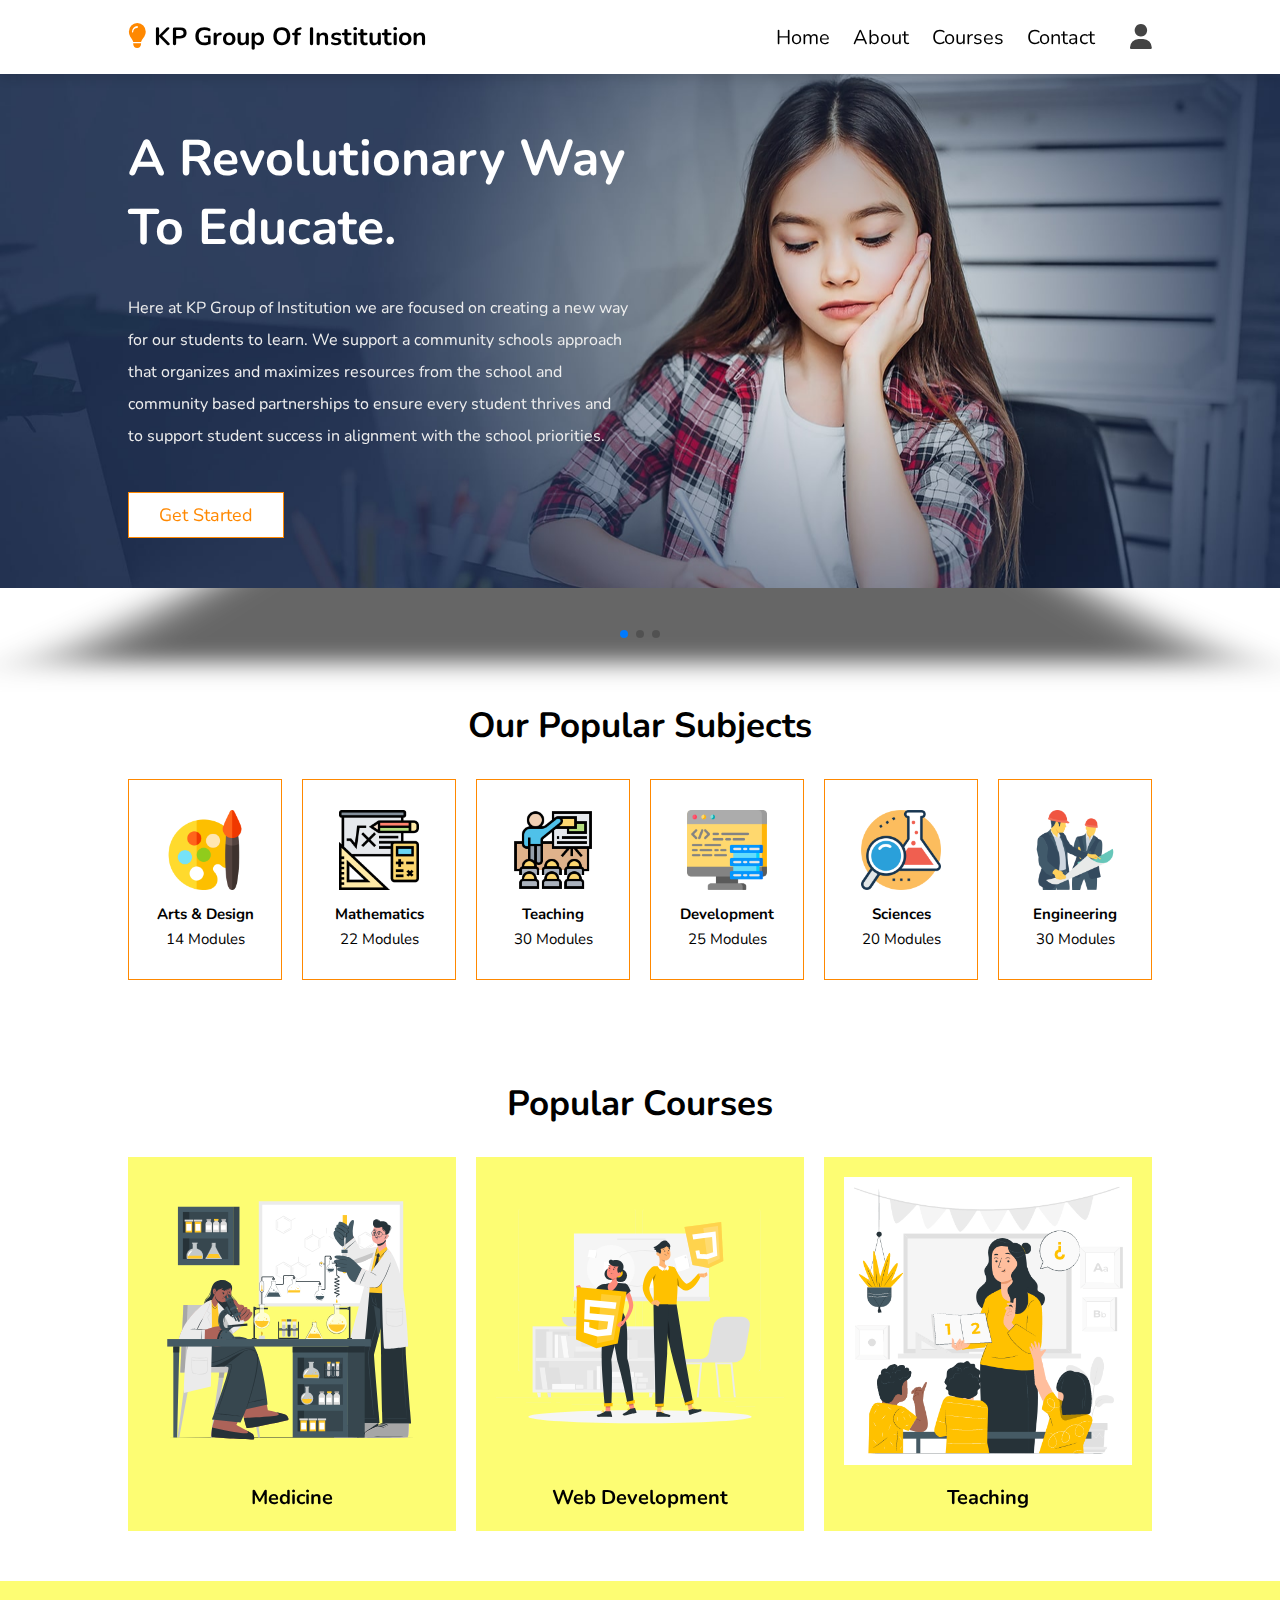
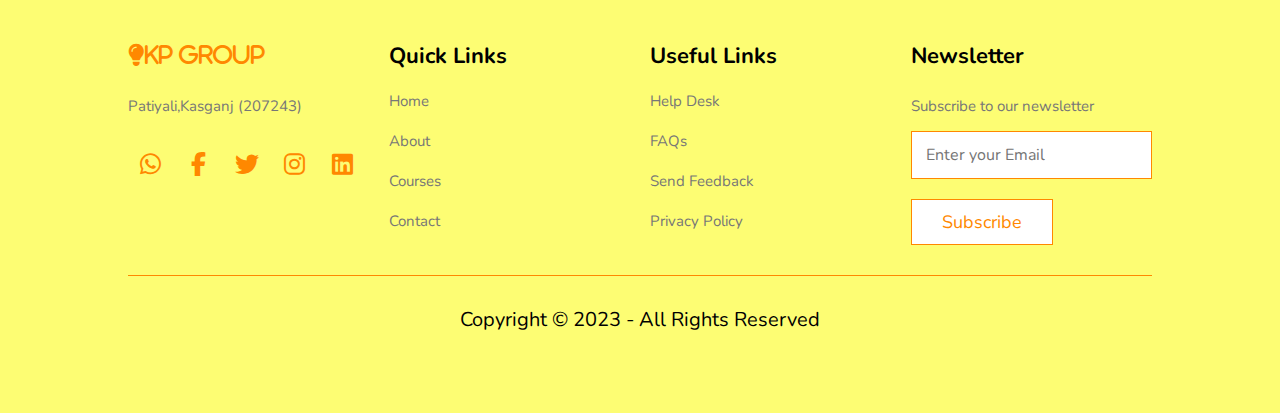
<file: index.html>
<!DOCTYPE html>
<html lang="en">
<head>
    <meta charset="UTF-8">
    <meta http-equiv="X-UA-Compatible" content="IE=edge">
    <meta name="viewport" content="width=device-width, initial-scale=1.0">
    <title>KP-Group</title>
    <link rel="icon" href="https://th.bing.com/th/id/OIP.K1541d0ruGLsGc-r3TBQ-wAAAA?rs=1&pid=ImgDetMain" type="image/png">

    <!-- css link -->
    <link rel="stylesheet" href="css/style.css">

    <!-- swiper css link -->
    <link rel="stylesheet" href="https://cdn.jsdelivr.net/npm/swiper@8/swiper-bundle.min.css"/>

    <!-- font awesome link -->
    <link rel="stylesheet" href="https://cdnjs.cloudflare.com/ajax/libs/font-awesome/6.2.1/css/all.min.css">
</head>
<body>
    <!-- begin header section-->
    <header class="header">
        <a href="#" class="logo">
            <i class="fas fa-lightbulb"></i> KP Group of Institution
        </a>

        <nav class="navbar">
            <div id="close-navbar" class="fas fa-times"></div>
            <a href="#">Home</a>
            <a href="about.html">About</a>
            <a href="courses.html">Courses</a>
            <a href="contact.html">Contact</a>
        </nav>

        <div class="icons">
            <div id="account-btn" class="fas fa-user"></div>
            <div id="menu-btn" class="fas fa-bars"></div>
        </div>
    </header>


    <!-- start account-form section -->
    <div class="account-form">

        <div id="close-form" class="fas fa-times"></div>

        <div class="buttons">
            <span class="btn active login-btn">Login</span>
            <span class="btn register-btn">Register</span>
        </div>
        <form class="login-form active" action="">
            <h3>Login now</h3>
            <input type="email" placeholder="Enter your email" class="box">
            <input type="password" placeholder="Enter your password" class="box">
            <div class="flex">
                <input type="checkbox" name="" id="remember-me">
                <label for="remember-me">Remember me</label>
                <a href="#">Forgot password</a>
            </div>
            <input type="submit" value="login now" class="btn">
        </form>

        <form class="register-form" action="">
            <h3>register now</h3>
            <input type="email" placeholder="Enter your email" class="box">
            <input type="password" placeholder="Enter your password" class="box">
            <input type="password" placeholder="Confirm your password" class="box">
            <input type="submit" value="Register now" class="btn">
        </form>
    </div> 
    <!-- end sccount-form section -->
    <!-- end header section-->

    <!-- start of home section -->
    <section class="home">
        <div class="swiper mySwiper">
            <div class="swiper-wrapper">

                <section class="swiper-slide" style="background: url(images/home-slide-1.jpg) no-repeat;">
                    <div class="content">
                        <h3>A revolutionary way to educate.</h3>
                        <p>
                            Here at KP Group of Institution we are focused on creating a new way for our students to learn. 
                            We support a community schools approach that organizes and maximizes resources 
                            from the school and community based partnerships to ensure every student thrives and to 
                            support student success in alignment with the school priorities. 
                        </p>
                        <a href="#" class="btn">Get started</a>
                    </div>            
                </section>

                <section class="swiper-slide" style="background: url(images/home-slide-2.jpg) no-repeat;">
                    <div class="content">
                        <h3>A Family Of Learning.</h3>
                        <p>The administration and staff are committed to providing a challenging and supportive learning 
                            environment where all students can succeed and reach their full potential. Every member 
                            participates in cycles of continuous learning and improvement that includes establishing 
                            high expectations, goal setting, planning, action and reflection.
                            We offer staff professional development training to build teachers capacity to 
                            improve instructional practices.
                        </p>
                        <a href="#" class="btn">Get started</a>
                    </div>            
                </section>

                <section class="swiper-slide" style="background: url(images/home-slide-3.jpg) no-repeat;">
                    <div class="content">
                        <h3>A Partnership In Discovery</h3>
                        <p>Through discovery, exploration, innovation, and creative expression through Arts integration 
                            and after school enrichment opportunities, students receive rich, extended learning opportunities 
                            while building a positive school culture where every member feels valued and respected.
                        </p>
                        <a href="#" class="btn">Get started</a>
                    </div>            
                </section>

            </div>

            <div class="swiper-pagination"></div>

        </div>
    </section>

    <!-- end of home section -->

    <!-- start of subject section -->

    <section class="subjects">
        <h1 class="heading">Our Popular Subjects</h1>

        <div class="box-container">

            <div class="box">
                <img src="images/subject-icon-1.png" alt="">
                <h3>Arts & Design</h3>
                <p>14 Modules</p>
            </div>

            <div class="box">
                <img src="images/subject-icon-2.png" alt="">
                <h3>Mathematics</h3>
                <p>22 Modules</p>
            </div>

            <div class="box">
                <img src="images/subject-icon-3.png" alt="">
                <h3>Teaching</h3>
                <p>30 Modules</p>
            </div>

            <div class="box">
                <img src="images/subject-icon-4.png" alt="">
                <h3>Development</h3>
                <p>25 Modules</p>
            </div>

            <div class="box">
                <img src="images/subject-icon-5.png" alt="">
                <h3>Sciences</h3>
                <p>20 Modules</p>
            </div>

            <div class="box">
                <img src="images/subject-icon-6.png" alt="">
                <h3>Engineering</h3>
                <p>30 Modules</p>
            </div>

        </div>

    </section>

    <!-- end of subect section -->

    <!-- start of home courese slider section -->
    
    <section class="home-courses">

        <h1 class="heading">Popular Courses</h1>

        <div class="swiper home-course-slider">

            <div class="swiper-wrapper">

                <div class="swiper-slide slide">

                    <div class="image">
                        <img src="images/course-1-1.svg" alt="">
                        <h3>Medicine</h3>
                    </div>

                    <div class="content">
                        <h3>Medicine</h3>
                        <p>Wherever the art of medicine is loved, there is also a love for humanity. </p>
                        <a href="#" class="btn">Read More</a>
                    </div>
                    
                </div>

                <div class="swiper-slide slide">

                    <div class="image">
                        <img src="images/course-1-2.svg" alt="">
                        <h3>Web Development</h3>
                    </div>

                    <div class="content">
                        <h3>Web Development</h3>
                        <p>Learn and get accustomed to technology as it advances. </p>
                        <a href="#" class="btn">Read More</a>
                    </div>
                    
                </div>

                <div class="swiper-slide slide">

                    <div class="image">
                        <img src="images/Teaching.gif" alt="">
                        <h3>Teaching</h3>
                    </div>

                    <div class="content">
                        <h3>Teaching</h3>
                        <p>An educated mind can teach many and change lives. </p>
                        <a href="#" class="btn">Read More</a>
                    </div>
                    
                </div>

                <div class="swiper-slide slide">

                    <div class="image">
                        <img src="images/course-1-4.svg" alt="">
                        <h3>Culinary Arts</h3>
                    </div>

                    <div class="content">
                        <h3>Culinary Arts</h3>
                        <p>With top of the state facilities we will be sure to procude the best chefs . </p>
                        <a href="#" class="btn">Read More</a>
                    </div>
                    
                </div>

                <div class="swiper-slide slide">

                    <div class="image">
                        <img src="images/course-1-5.svg" alt="">
                        <h3>Business</h3>
                    </div>

                    <div class="content">
                        <h3>Business</h3>
                        <p>Business opportunities are like buses, there's always another one coming. </p>
                        <a href="#" class="btn">Read More</a>
                    </div>
                    
                </div>

                <div class="swiper-slide slide">

                    <div class="image">
                        <img src="images/course-1-6.svg" alt="">
                        <h3>Robatics</h3>
                    </div>

                    <div class="content">
                        <h3>Robatics</h3>
                        <p>Why play with sportsballs when you can play with robots? </p>
                        <a href="#" class="btn">Read More</a>
                    </div>
                    
                </div>

            </div>

        </div>

    </section>

    <!-- end of home courese slider section -->



    <!-- start of footer section -->
    <section class="footer">
        <div class="box-container">
            <div class="box">
                <h3><i class="fas fa-lightbulb">Kp Group</i></h3>
                <p>Patiyali,Kasganj (207243)</p>
                <div class="share">
                    <a href="#" class="fab fa-whatsapp"></a>
                    <a href="#" class="fab fa-facebook-f"></a>
                    <a href="#" class="fab fa-twitter"></a>
                    <a href="#" class="fab fa-instagram"></a>
                    <a href="https://www.linkedin.com/in/kushal-pratap-singh-709bb926a/" class="fab fa-linkedin" target="_blank"></a>
                </div>
            </div>

            <div class="box">
                <h3>Quick links</h3>
                <a href="home.html" class="link">Home</a>
                <a href="about.html" class="link">About</a>
                <a href="courses.html" class="link">Courses</a>
                <a href="contact.html" class="link">Contact</a>
            </div>

            <div class="box">
                <h3>useful links</h3>
                <a href="#" class="link">Help Desk</a>
                <a href="#" class="link">FAQs</a>
                <a href="#" class="link">Send Feedback</a>
                <a href="#" class="link">Privacy Policy</a>
            </div>

            <div class="box">
                <h3>Newsletter</h3>
                <p>Subscribe to our newsletter</p>
                <form action="">
                    <input type="email" name="" placeholder="Enter your Email" id="" class="email">
                    <input type="submit" value="subscribe" class="btn">
                </form>
            </div>
        </div>

        <div class="credit">Copyright © 2023  - All Rights Reserved</div>
    </section>
    <!-- end of footer section -->



    <!-- swiper js link -->
    <script src="https://cdn.jsdelivr.net/npm/swiper@8/swiper-bundle.min.js"></script>

   <!-- js file link --> 
   <script src="js/script.js"></script>
</body>
</html>
</file>
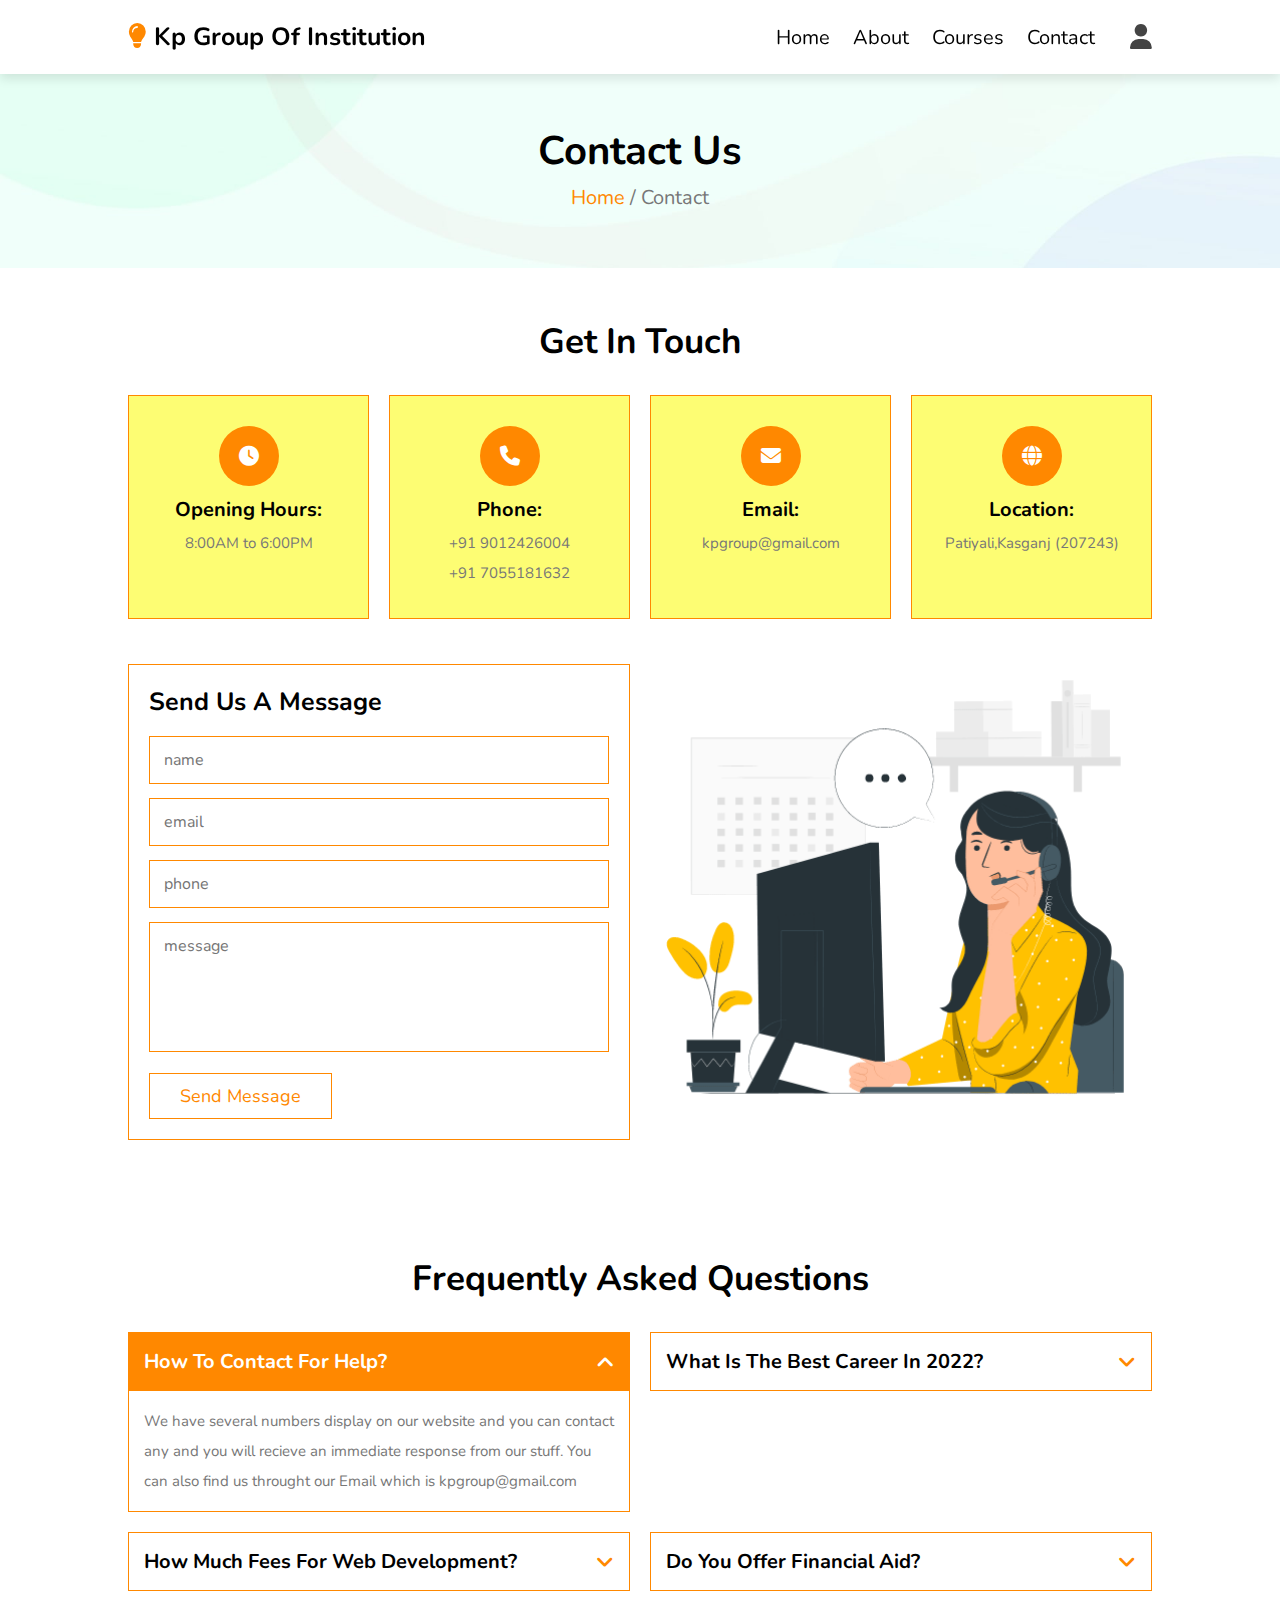
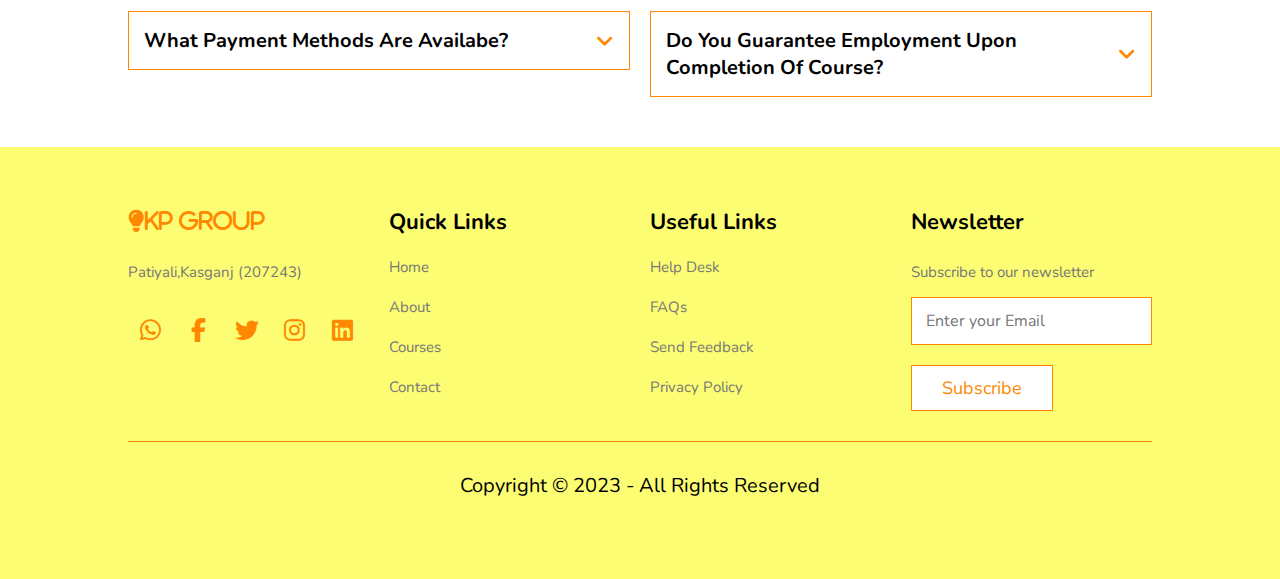
<file: contact.html>
<!DOCTYPE html>
<html lang="en">
<head>
    <meta charset="UTF-8">
    <meta http-equiv="X-UA-Compatible" content="IE=edge">
    
    <meta name="viewport" content="width=device-width, initial-scale=1.0">
    <title>KP-Group</title>
    <link rel="icon" href="https://th.bing.com/th/id/OIP.K1541d0ruGLsGc-r3TBQ-wAAAA?rs=1&pid=ImgDetMain" type="image/png">


    <!-- css link -->
    <link rel="stylesheet" href="css/style.css">

     <!-- swiper css link -->
     <link rel="stylesheet" href="https://cdn.jsdelivr.net/npm/swiper@8/swiper-bundle.min.css"/>

    <!-- font awesome link -->
    <link rel="stylesheet" href="https://cdnjs.cloudflare.com/ajax/libs/font-awesome/6.2.1/css/all.min.css">
</head>
    
<body>
    <!-- begin header section-->
    <header class="header">
        <a href="#" class="logo">
            <i class="fas fa-lightbulb"></i> Kp Group Of Institution
        </a>

        <nav class="navbar">
            <div id="close-navbar" class="fas fa-times"></div>
            <a href="index.html">Home</a>
            <a href="about.html">About</a>
            <a href="courses.html">Courses</a>
            <a href="contact.html">Contact</a>
        </nav>

        <div class="icons">
            <div id="account-btn" class="fas fa-user"></div>
            <div id="menu-btn" class="fas fa-bars"></div>
        </div>
    </header>


    <!-- start account-form section -->
    <div class="account-form">

        <div id="close-form" class="fas fa-times"></div>

        <div class="buttons">
            <span class="btn active login-btn">Login</span>
            <span class="btn register-btn">Register</span>
        </div>
        <form class="login-form active" action="">
            <h3>Login now</h3>
            <input type="email" placeholder="Enter your email" class="box">
            <input type="password" placeholder="Enter your password" class="box">
            <div class="flex">
                <input type="checkbox" name="" id="remember-me">
                <label for="remember-me">Remember me</label>
                <a href="#">Forgot password</a>
            </div>
            <input type="submit" value="login now" class="btn">
        </form>

        <form class="register-form" action="">
            <h3>register now</h3>
            <input type="email" placeholder="Enter your email" class="box">
            <input type="password" placeholder="Enter your password" class="box">
            <input type="password" placeholder="Confirm your password" class="box">
            <input type="submit" value="Register now" class="btn">
        </form>
    </div> 
    <!-- end sccount-form section -->
    <!-- end header section-->


    <section class="heading-link">

        <h3>Contact Us</h3>
        <p><a href="home.html">Home</a> / Contact</p>

    </section>

    <!-- start of contact us section -->

    <section class="contact">

        <h1 class="heading">Get in Touch</h1>

        <div class="icons-container">

            <div class="icons">
                <i class="fas fa-clock"></i>
                <h3>Opening Hours: </h3>
                <p>8:00AM to 6:00PM</p>
            </div>

            <div class="icons">
                <i class="fas fa-phone"></i>
                <h3>Phone: </h3>
                <p>+91 9012426004</p>
                <p>+91 7055181632</p>
            </div>

            <div class="icons">
                <i class="fas fa-envelope"></i>
                <h3>Email: </h3>
                <p>kpgroup@gmail.com</p>
            </div>

            <div class="icons">
                <i class="fas fa-globe"></i>
                <h3>Location: </h3>
                <p>Patiyali,Kasganj (207243)</p>
            </div>

        </div>

        <div class="row">
   
            <form action="">
                <h3>Send us a message</h3>
                <input type="text" placeholder="name" class="box">
                <input type="email" placeholder="email" class="box">
                <input type="number" placeholder="phone" class="box">
                <textarea name="" class="box" placeholder="message" cols="30" rows="10"></textarea>
                <input type="submit" value="send message" class="btn">
            </form>

            <div class="image">
                <img src="images/Contact us.gif" alt="">
            </div>

        </div>

    </section>

    <!-- end of contact us section -->


    <!-- start of faq section -->

    <section class="faq">

        <h1 class="heading">frequently asked questions</h1>
     
        <div class="accordion-container">
     
           <div class="accordion active">
              <div class="accordion-heading">
                 <h3>how to contact for help?</h3>
                 <i class="fas fa-angle-down"></i>
              </div>
              <p class="accordion-content">
                 We have several numbers display on our website and you can contact any and you will recieve 
                 an immediate response from our stuff. You can also find us throught our Email which is kpgroup@gmail.com
              </p>
           </div>
     
           <div class="accordion">
              <div class="accordion-heading">
                 <h3>what is the best career in 2022?</h3>
                 <i class="fas fa-angle-down"></i>
              </div>
               
              <p class="accordion-content">
                 We can not mention a particular career as the best. We encourage all our students to take a course that they love
                 and enjoy doing. You can never go wrong with your instincts.
              </p>
           </div>
     
           <div class="accordion">
              <div class="accordion-heading">
                 <h3>how much fees for web development?</h3>
                 <i class="fas fa-angle-down"></i>
              </div>
              <p class="accordion-content">
                We have both online and in-person classes for all our courses. For web development, the fees for online
                classes is $ 275 per term and for in-person classes is $ 425 per term.
              </p>
           </div>

           <div class="accordion">
                <div class="accordion-heading">
                <h3>Do you offer financial aid?</h3>
                <i class="fas fa-angle-down"></i>
                </div>
                <p class="accordion-content">
                We offer financial aid to our students on a need and merit basis. 
                The options that are currently available include partial scholarships for 
                For more information on financial aid please visit our financial aid page.            
                </p>
            </div>
     
           <div class="accordion">
              <div class="accordion-heading">
                 <h3>what payment methods are availabe?</h3>
                 <i class="fas fa-angle-down"></i>
              </div>
              <p class="accordion-content">
                For our modules, you can pay in 3 monthly installments, this means monthly payment every term. 
                Full payment of the term's fee is required to be complete by the last week of the term.
              </p>
           </div>
           
           <div class="accordion">
                <div class="accordion-heading">
                <h3>Do you guarantee employment upon completion of course?</h3>
                <i class="fas fa-angle-down"></i>
                </div>
                <p class="accordion-content">
                NO. What we guarantee is career-ready skills. 
                Our courses are practical and relevant to the market. 
                That is why many of our graduates find jobs. Moringa School offers support 
                through training and informing graduates of job opportunities.              
                </p>
            </div>
          
     
        </div>
     
     </section>


    <!-- end of faq section -->





    <!-- start of footer section -->
    <section class="footer">
        <div class="box-container">
            <div class="box">
                <h3><i class="fas fa-lightbulb">Kp Group</i></h3>
                <p>Patiyali,Kasganj (207243)</p>
                <div class="share">
                    <a href="#" class="fab fa-whatsapp"></a>
                    <a href="#" class="fab fa-facebook-f"></a>
                    <a href="#" class="fab fa-twitter"></a>
                    <a href="#" class="fab fa-instagram"></a>
                    <a href="https://www.linkedin.com/in/kushal-pratap-singh-709bb926a/" class="fab fa-linkedin" target="_blank"></a>
                </div>
            </div>

            <div class="box">
                <h3>Quick links</h3>
                <a href="index.html" class="link">Home</a>
                <a href="about.html" class="link">About</a>
                <a href="courses.html" class="link">Courses</a>
                <a href="contact.html" class="link">Contact</a>
            </div>

            <div class="box">
                <h3>useful links</h3>
                <a href="#" class="link">Help Desk</a>
                <a href="#" class="link">FAQs</a>
                <a href="#" class="link">Send Feedback</a>
                <a href="#" class="link">Privacy Policy</a>
            </div>

            <div class="box">
                <h3>Newsletter</h3>
                <p>Subscribe to our newsletter</p>
                <form action="">
                    <input type="email" name="" placeholder="Enter your Email" id="" class="email">
                    <input type="submit" value="subscribe" class="btn">
                </form>
            </div>
        </div>

        <div class="credit">Copyright © 2023  - All Rights Reserved</div>
    
    </section>
    <!-- end of footer section -->

    <!-- swiper js link -->
    <script src="https://cdn.jsdelivr.net/npm/swiper@8/swiper-bundle.min.js"></script>

   <!-- js file link --> 
   <script src="js/script.js"></script>
</body>
</html>
</file>
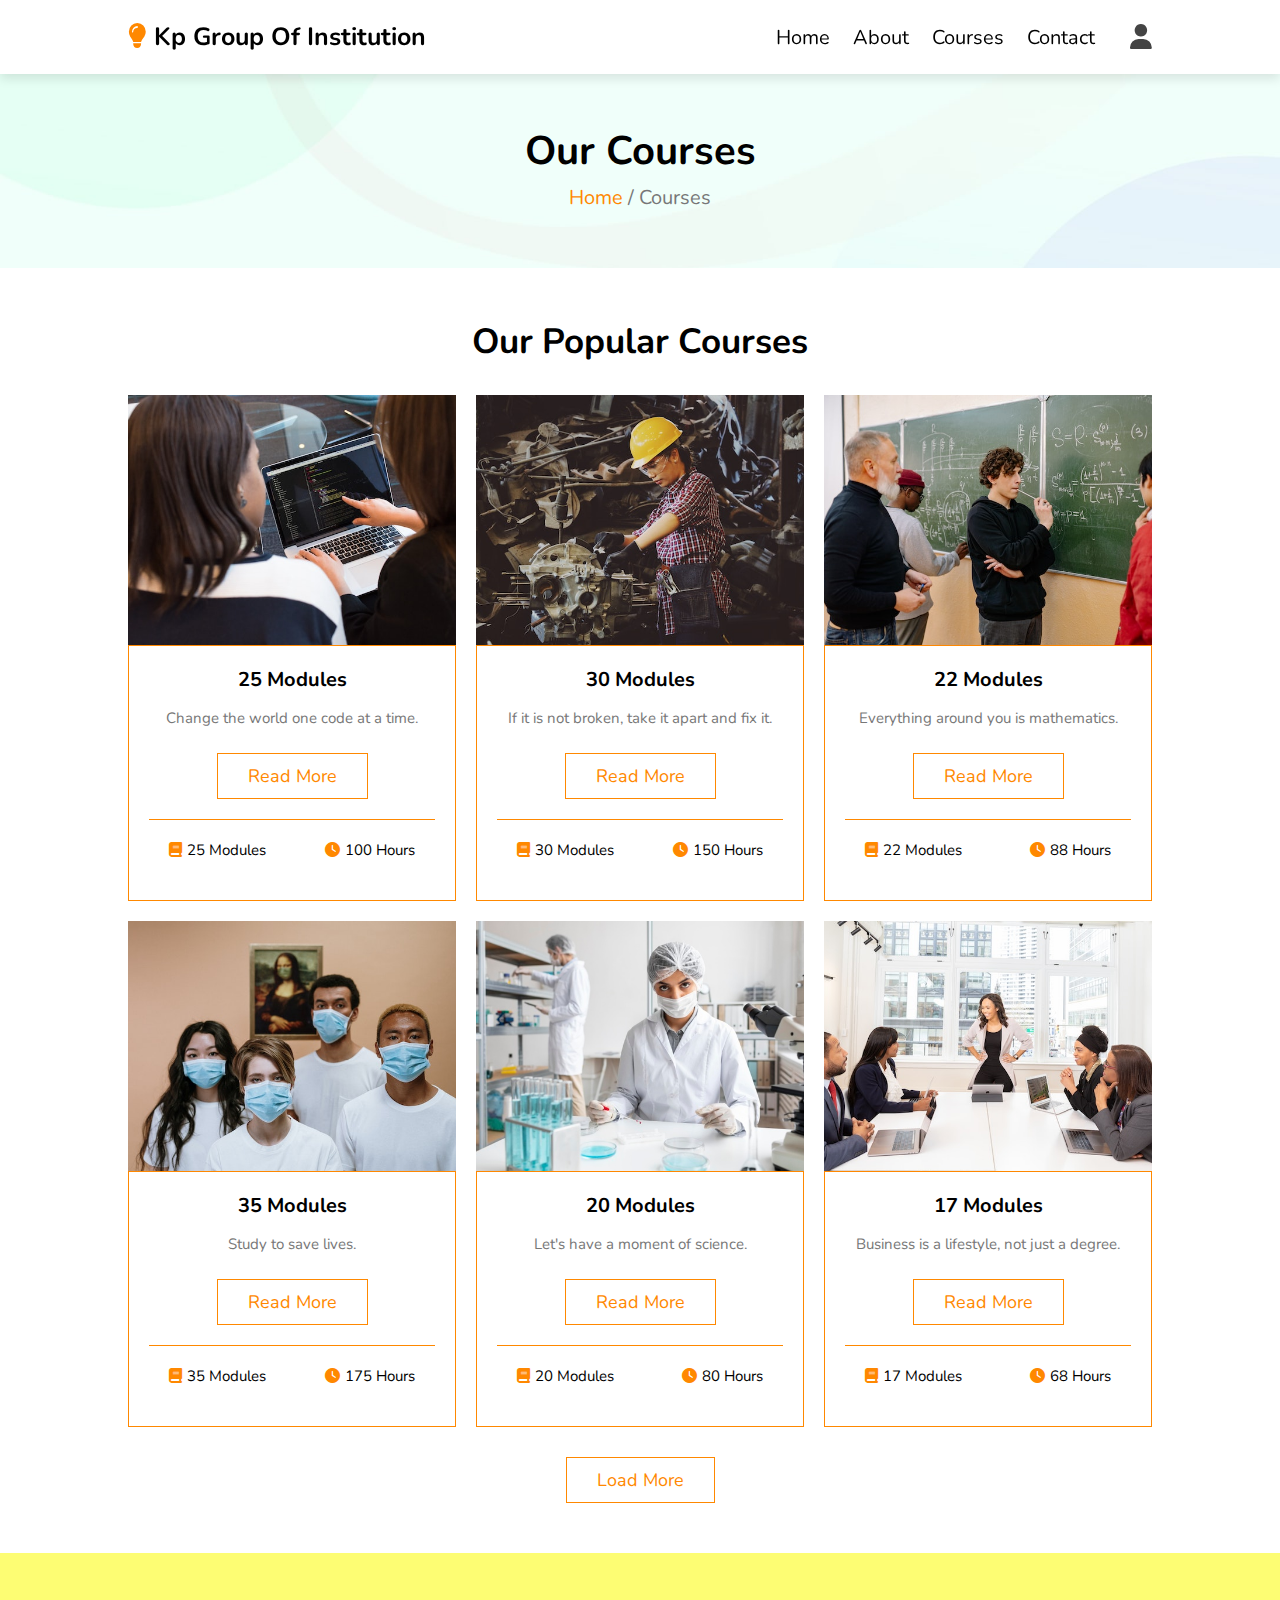
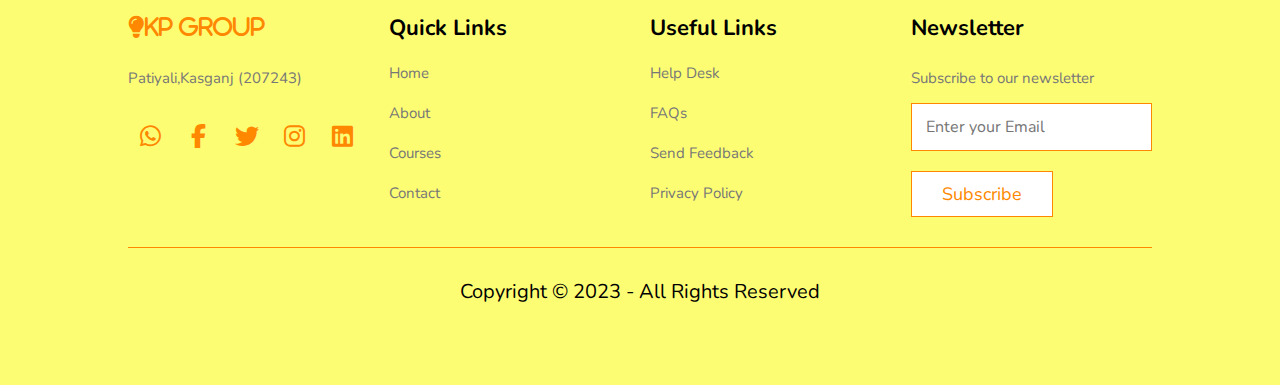
<file: courses.html>
<!DOCTYPE html>
<html lang="en">
<head>
    <meta charset="UTF-8">
    <meta http-equiv="X-UA-Compatible" content="IE=edge">
    <meta name="viewport" content="width=device-width, initial-scale=1.0">
    <title>KP-Group</title>
    <link rel="icon" href="https://th.bing.com/th/id/OIP.K1541d0ruGLsGc-r3TBQ-wAAAA?rs=1&pid=ImgDetMain" type="image/png">


    <!-- css link -->
    <link rel="stylesheet" href="css/style.css">

     <!-- swiper css link -->
     <link rel="stylesheet" href="https://cdn.jsdelivr.net/npm/swiper@8/swiper-bundle.min.css"/>

    <!-- font awesome link -->
    <link rel="stylesheet" href="https://cdnjs.cloudflare.com/ajax/libs/font-awesome/6.2.1/css/all.min.css">
</head>
<body>
    <!-- begin header section-->
    <header class="header">
        <a href="#" class="logo">
            <i class="fas fa-lightbulb"></i> Kp Group Of Institution
        </a>

        <nav class="navbar">
            <div id="close-navbar" class="fas fa-times"></div>
            <a href="index.html">Home</a>
            <a href="about.html">About</a>
            <a href="courses.html">Courses</a>
            <a href="contact.html">Contact</a>
        </nav>

        <div class="icons">
            <div id="account-btn" class="fas fa-user"></div>
            <div id="menu-btn" class="fas fa-bars"></div>
        </div>
    </header>


    <!-- start account-form section -->
    <div class="account-form">

        <div id="close-form" class="fas fa-times"></div>

        <div class="buttons">
            <span class="btn active login-btn">Login</span>
            <span class="btn register-btn">Register</span>
        </div>
        <form class="login-form active" action="">
            <h3>Login now</h3>
            <input type="email" placeholder="Enter your email" class="box">
            <input type="password" placeholder="Enter your password" class="box">
            <div class="flex">
                <input type="checkbox" name="" id="remember-me">
                <label for="remember-me">Remember me</label>
                <a href="#">Forgot password</a>
            </div>
            <input type="submit" value="login now" class="btn">
        </form>

        <form class="register-form" action="">
            <h3>register now</h3>
            <input type="email" placeholder="Enter your email" class="box">
            <input type="password" placeholder="Enter your password" class="box">
            <input type="password" placeholder="Confirm your password" class="box">
            <input type="submit" value="Register now" class="btn">
        </form>
    </div> 
    <!-- end account-form section -->
    <!-- end header section-->



    <section class="heading-link">

        <h3>Our Courses</h3>
        <p><a href="index.html">Home</a> / Courses</p>

    </section>

    <!-- start of courses section -->

    <section class="courses">
        <h1 class="heading">Our Popular Courses</h1>

        <div class="box-container">

            <div class="box">

                <div class="image">
                    <img src="images/course-2-1.jpg" alt="">
                    <h3>Development</h3>
                </div>

                <div class="content">
                    <h3>25 Modules</h3>
                    <p>Change the world one code at a time.</p>
                    <a href="#" class="btn">Read More</a>
                    <div class="icons">
                        <span><i class="fas fa-book"></i>25 Modules</span>
                        <span><i class="fas fa-clock"></i>100 Hours</span>
                    </div>
                </div>

            </div> 

            <div class="box">

                <div class="image">
                    <img src="images/course-2-2.jpg" alt="">
                    <h3>Engineering</h3>
                </div>

                <div class="content">
                    <h3>30 Modules</h3>
                    <p>If it is not broken, take it apart and fix it.</p>
                    <a href="#" class="btn">Read More</a>
                    <div class="icons">
                        <span><i class="fas fa-book"></i>30 Modules</span>
                        <span><i class="fas fa-clock"></i>150 Hours</span>
                    </div>
                </div>

            </div> 

            <div class="box">

                <div class="image">
                    <img src="images/course-2-3.jpg" alt="">
                    <h3>Mathematics</h3>
                </div>

                <div class="content">
                    <h3>22 Modules</h3>
                    <p>Everything around you is mathematics.</p>
                    <a href="#" class="btn">Read More</a>
                    <div class="icons">
                        <span><i class="fas fa-book"></i>22 Modules</span>
                        <span><i class="fas fa-clock"></i>88 Hours</span>
                    </div>
                </div>

            </div>  <div class="box">

                <div class="image">
                    <img src="images/course-2-4.jpg" alt="">
                    <h3>Medicine</h3>
                </div>

                <div class="content">
                    <h3>35 Modules</h3>
                    <p>Study to save lives.</p>
                    <a href="#" class="btn">Read More</a>
                    <div class="icons">
                        <span><i class="fas fa-book"></i>35 Modules</span>
                        <span><i class="fas fa-clock"></i>175 Hours</span>
                    </div>
                </div>

            </div> 
            
            <div class="box">

                <div class="image">
                    <img src="images/course-2-5.jpg" alt="">
                    <h3>Sciences</h3>
                </div>

                <div class="content">
                    <h3>20 Modules</h3>
                    <p>Let's have a moment of science.</p>
                    <a href="#" class="btn">Read More</a>
                    <div class="icons">
                        <span><i class="fas fa-book"></i>20 Modules</span>
                        <span><i class="fas fa-clock"></i>80 Hours</span>
                    </div>
                </div>

            </div> 

            <div class="box">

                <div class="image">
                    <img src="images/course-2-6.jpg" alt="">
                    <h3>Business</h3>
                </div>

                <div class="content">
                    <h3>17 Modules</h3>
                    <p>Business is a lifestyle, not just a degree.</p>
                    <a href="#" class="btn">Read More</a>
                    <div class="icons">
                        <span><i class="fas fa-book"></i>17 Modules</span>
                        <span><i class="fas fa-clock"></i>68 Hours</span>
                    </div>
                </div>

            </div> 

            <div class="box hide">

                <div class="image">
                    <img src="images/course-2-7.jpg" alt="">
                    <h3>Teaching</h3>
                </div>

                <div class="content">
                    <h3>30 Modules</h3>
                    <p>Teachers are the second parents we have.</p>
                    <a href="#" class="btn">Read More</a>
                    <div class="icons">
                        <span><i class="fas fa-book"></i>12 Modules</span>
                        <span><i class="fas fa-clock"></i>8 Hours</span>
                    </div>
                </div>

            </div> 

            <div class="box hide">

                <div class="image">
                    <img src="images/course-2-8.jpg" alt="">
                    <h3>Design</h3>
                </div>

                <div class="content">
                    <h3>14 Modules</h3>
                    <p>Creativity is Our identity</p>
                    <a href="#" class="btn">Read More</a>
                    <div class="icons">
                        <span><i class="fas fa-book"></i>14 Modules</span>
                        <span><i class="fas fa-clock"></i>70 Hours</span>
                    </div>
                </div>

            </div> 

            <div class="box hide">

                <div class="image">
                    <img src="images/course-2-9.jpg" alt="">
                    <h3>Dancing</h3>
                </div>

                <div class="content">
                    <h3>15 Modules</h3>
                    <p>Crafting our passion through dancing.</p>
                    <a href="#" class="btn">Read More</a>
                    <div class="icons">
                        <span><i class="fas fa-book"></i>15 Modules</span>
                        <span><i class="fas fa-clock"></i>75 Hours</span>
                    </div>
                </div>

            </div> 

        </div>

        <div class="load-more">
            <div class="btn">Load More</div>
        </div>

    </section>

    <!-- end of courses section -->





    <!-- start of footer section -->
    <section class="footer">
        <div class="box-container">
            <div class="box">
                <h3><i class="fas fa-lightbulb">Kp Group</i></h3>
                <p>Patiyali,Kasganj (207243)</p>
                <div class="share">
                    <a href="#" class="fab fa-whatsapp"></a>
                    <a href="#" class="fab fa-facebook-f"></a>
                    <a href="#" class="fab fa-twitter"></a>
                    <a href="#" class="fab fa-instagram"></a>
                    <a href="https://www.linkedin.com/in/kushal-pratap-singh-709bb926a/" class="fab fa-linkedin" target="_blank"></a>
                </div>
            </div>

            <div class="box">
                <h3>Quick links</h3>
                <a href="index.html" class="link">Home</a>
                <a href="about.html" class="link">About</a>
                <a href="courses.html" class="link">Courses</a>
                <a href="contact.html" class="link">Contact</a>
            </div>

            <div class="box">
                <h3>useful links</h3>
                <a href="#" class="link">Help Desk</a>
                <a href="#" class="link">FAQs</a>
                <a href="#" class="link">Send Feedback</a>
                <a href="#" class="link">Privacy Policy</a>
            </div>

            <div class="box">
                <h3>Newsletter</h3>
                <p>Subscribe to our newsletter</p>
                <form action="">
                    <input type="email" name="" placeholder="Enter your Email" id="" class="email">
                    <input type="submit" value="subscribe" class="btn">
                </form>
            </div>
        </div>

        <div class="credit">Copyright © 2023  - All Rights Reserved</div>
    </section>
    <!-- end of footer section -->

    <!-- swiper js link -->
    <script src="https://cdn.jsdelivr.net/npm/swiper@8/swiper-bundle.min.js"></script>

   <!-- js file link --> 
   <script src="js/script.js"></script>
</body>
</html>
</file>
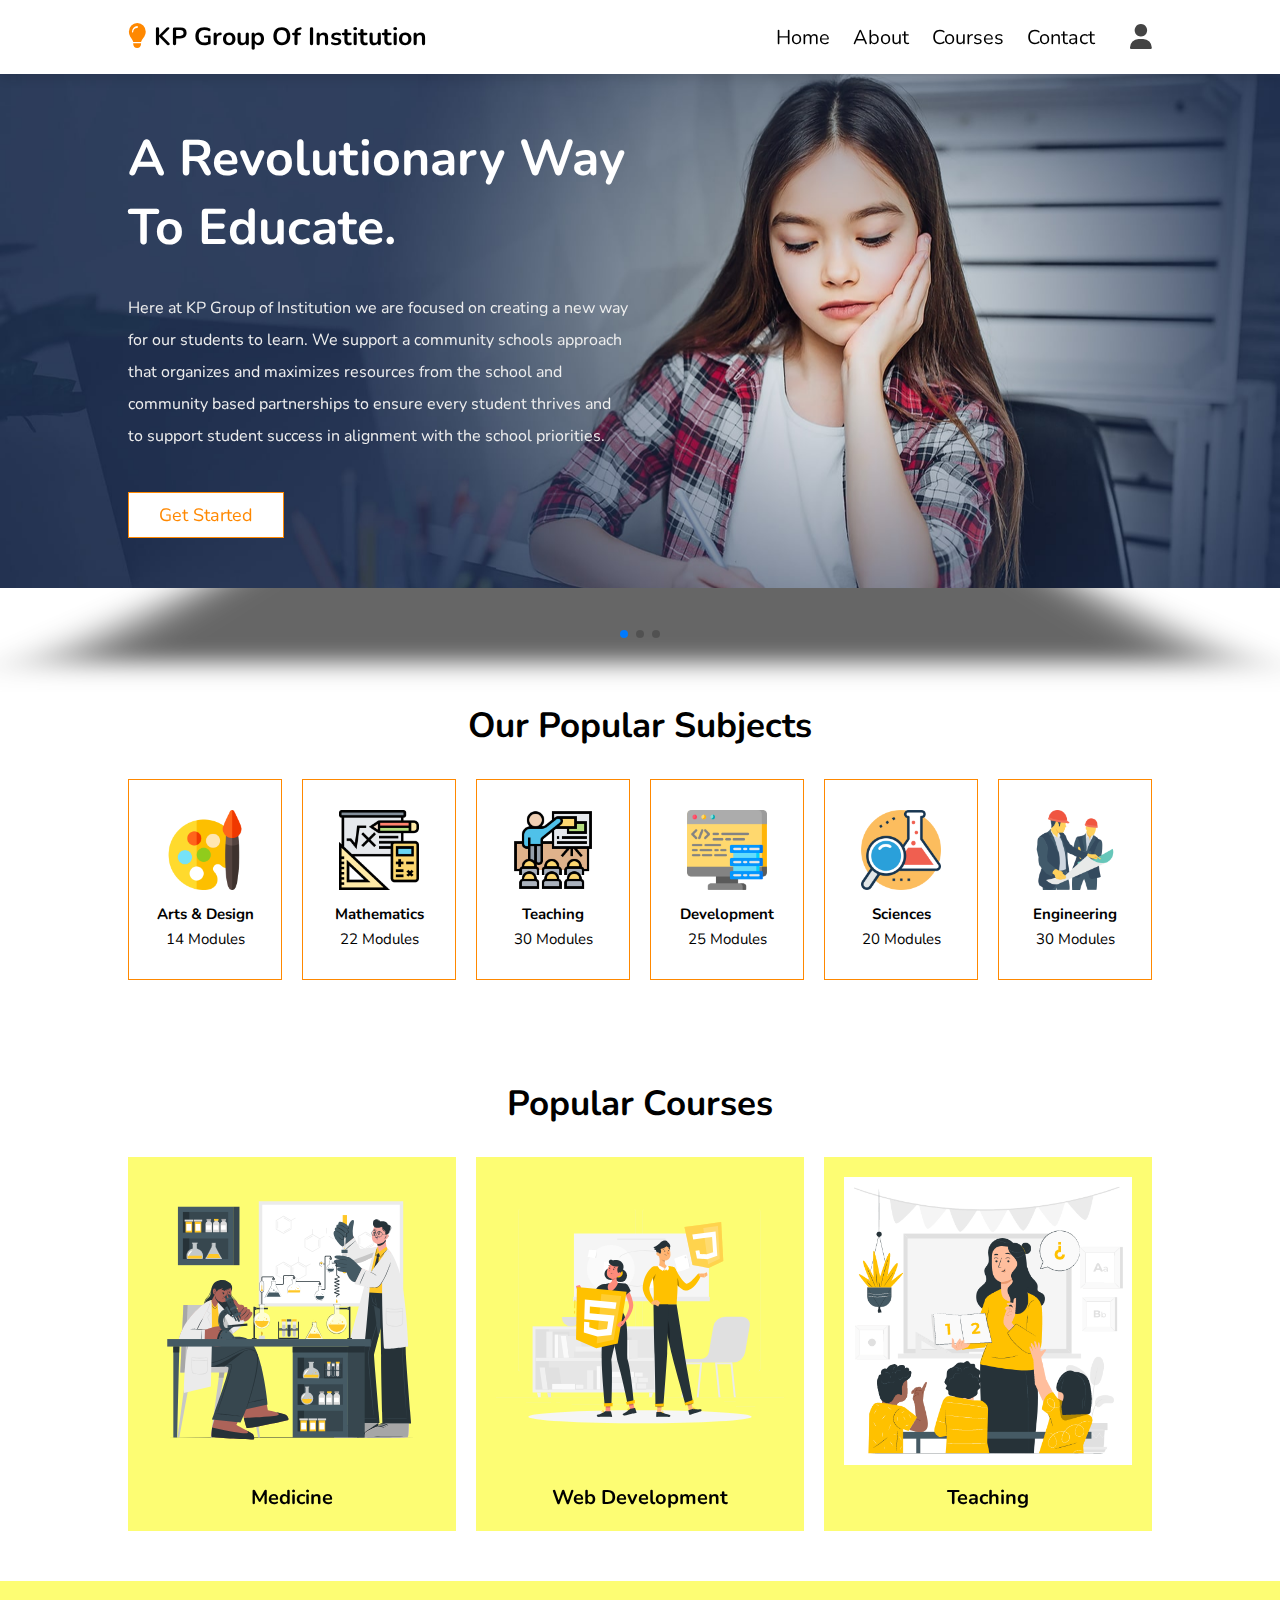
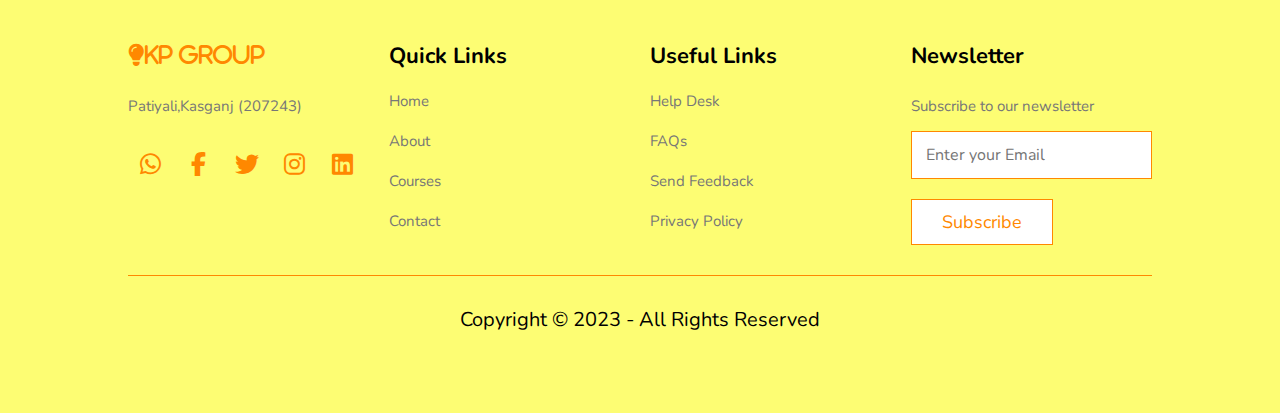
<file: home.html>
<!DOCTYPE html>
<html lang="en">
<head>
    <meta charset="UTF-8">
    <meta http-equiv="X-UA-Compatible" content="IE=edge">
    <meta name="viewport" content="width=device-width, initial-scale=1.0">
    <title>KP-Group</title>
    <link rel="icon" href="https://th.bing.com/th/id/OIP.K1541d0ruGLsGc-r3TBQ-wAAAA?rs=1&pid=ImgDetMain" type="image/png">

    <!-- css link -->
    <link rel="stylesheet" href="css/style.css">

    <!-- swiper css link -->
    <link rel="stylesheet" href="https://cdn.jsdelivr.net/npm/swiper@8/swiper-bundle.min.css"/>

    <!-- font awesome link -->
    <link rel="stylesheet" href="https://cdnjs.cloudflare.com/ajax/libs/font-awesome/6.2.1/css/all.min.css">
</head>
<body>
    <!-- begin header section-->
    <header class="header">
        <a href="#" class="logo">
            <i class="fas fa-lightbulb"></i> KP Group of Institution
        </a>

        <nav class="navbar">
            <div id="close-navbar" class="fas fa-times"></div>
            <a href="#">Home</a>
            <a href="about.html">About</a>
            <a href="courses.html">Courses</a>
            <a href="contact.html">Contact</a>
        </nav>

        <div class="icons">
            <div id="account-btn" class="fas fa-user"></div>
            <div id="menu-btn" class="fas fa-bars"></div>
        </div>
    </header>


    <!-- start account-form section -->
    <div class="account-form">

        <div id="close-form" class="fas fa-times"></div>

        <div class="buttons">
            <span class="btn active login-btn">Login</span>
            <span class="btn register-btn">Register</span>
        </div>
        <form class="login-form active" action="">
            <h3>Login now</h3>
            <input type="email" placeholder="Enter your email" class="box">
            <input type="password" placeholder="Enter your password" class="box">
            <div class="flex">
                <input type="checkbox" name="" id="remember-me">
                <label for="remember-me">Remember me</label>
                <a href="#">Forgot password</a>
            </div>
            <input type="submit" value="login now" class="btn">
        </form>

        <form class="register-form" action="">
            <h3>register now</h3>
            <input type="email" placeholder="Enter your email" class="box">
            <input type="password" placeholder="Enter your password" class="box">
            <input type="password" placeholder="Confirm your password" class="box">
            <input type="submit" value="Register now" class="btn">
        </form>
    </div> 
    <!-- end sccount-form section -->
    <!-- end header section-->

    <!-- start of home section -->
    <section class="home">
        <div class="swiper mySwiper">
            <div class="swiper-wrapper">

                <section class="swiper-slide" style="background: url(images/home-slide-1.jpg) no-repeat;">
                    <div class="content">
                        <h3>A revolutionary way to educate.</h3>
                        <p>
                            Here at KP Group of Institution we are focused on creating a new way for our students to learn. 
                            We support a community schools approach that organizes and maximizes resources 
                            from the school and community based partnerships to ensure every student thrives and to 
                            support student success in alignment with the school priorities. 
                        </p>
                        <a href="#" class="btn">Get started</a>
                    </div>            
                </section>

                <section class="swiper-slide" style="background: url(images/home-slide-2.jpg) no-repeat;">
                    <div class="content">
                        <h3>A Family Of Learning.</h3>
                        <p>The administration and staff are committed to providing a challenging and supportive learning 
                            environment where all students can succeed and reach their full potential. Every member 
                            participates in cycles of continuous learning and improvement that includes establishing 
                            high expectations, goal setting, planning, action and reflection.
                            We offer staff professional development training to build teachers capacity to 
                            improve instructional practices.
                        </p>
                        <a href="#" class="btn">Get started</a>
                    </div>            
                </section>

                <section class="swiper-slide" style="background: url(images/home-slide-3.jpg) no-repeat;">
                    <div class="content">
                        <h3>A Partnership In Discovery</h3>
                        <p>Through discovery, exploration, innovation, and creative expression through Arts integration 
                            and after school enrichment opportunities, students receive rich, extended learning opportunities 
                            while building a positive school culture where every member feels valued and respected.
                        </p>
                        <a href="#" class="btn">Get started</a>
                    </div>            
                </section>

            </div>

            <div class="swiper-pagination"></div>

        </div>
    </section>

    <!-- end of home section -->

    <!-- start of subject section -->

    <section class="subjects">
        <h1 class="heading">Our Popular Subjects</h1>

        <div class="box-container">

            <div class="box">
                <img src="images/subject-icon-1.png" alt="">
                <h3>Arts & Design</h3>
                <p>14 Modules</p>
            </div>

            <div class="box">
                <img src="images/subject-icon-2.png" alt="">
                <h3>Mathematics</h3>
                <p>22 Modules</p>
            </div>

            <div class="box">
                <img src="images/subject-icon-3.png" alt="">
                <h3>Teaching</h3>
                <p>30 Modules</p>
            </div>

            <div class="box">
                <img src="images/subject-icon-4.png" alt="">
                <h3>Development</h3>
                <p>25 Modules</p>
            </div>

            <div class="box">
                <img src="images/subject-icon-5.png" alt="">
                <h3>Sciences</h3>
                <p>20 Modules</p>
            </div>

            <div class="box">
                <img src="images/subject-icon-6.png" alt="">
                <h3>Engineering</h3>
                <p>30 Modules</p>
            </div>

        </div>

    </section>

    <!-- end of subect section -->

    <!-- start of home courese slider section -->
    
    <section class="home-courses">

        <h1 class="heading">Popular Courses</h1>

        <div class="swiper home-course-slider">

            <div class="swiper-wrapper">

                <div class="swiper-slide slide">

                    <div class="image">
                        <img src="images/course-1-1.svg" alt="">
                        <h3>Medicine</h3>
                    </div>

                    <div class="content">
                        <h3>Medicine</h3>
                        <p>Wherever the art of medicine is loved, there is also a love for humanity. </p>
                        <a href="#" class="btn">Read More</a>
                    </div>
                    
                </div>

                <div class="swiper-slide slide">

                    <div class="image">
                        <img src="images/course-1-2.svg" alt="">
                        <h3>Web Development</h3>
                    </div>

                    <div class="content">
                        <h3>Web Development</h3>
                        <p>Learn and get accustomed to technology as it advances. </p>
                        <a href="#" class="btn">Read More</a>
                    </div>
                    
                </div>

                <div class="swiper-slide slide">

                    <div class="image">
                        <img src="images/Teaching.gif" alt="">
                        <h3>Teaching</h3>
                    </div>

                    <div class="content">
                        <h3>Teaching</h3>
                        <p>An educated mind can teach many and change lives. </p>
                        <a href="#" class="btn">Read More</a>
                    </div>
                    
                </div>

                <div class="swiper-slide slide">

                    <div class="image">
                        <img src="images/course-1-4.svg" alt="">
                        <h3>Culinary Arts</h3>
                    </div>

                    <div class="content">
                        <h3>Culinary Arts</h3>
                        <p>With top of the state facilities we will be sure to procude the best chefs . </p>
                        <a href="#" class="btn">Read More</a>
                    </div>
                    
                </div>

                <div class="swiper-slide slide">

                    <div class="image">
                        <img src="images/course-1-5.svg" alt="">
                        <h3>Business</h3>
                    </div>

                    <div class="content">
                        <h3>Business</h3>
                        <p>Business opportunities are like buses, there's always another one coming. </p>
                        <a href="#" class="btn">Read More</a>
                    </div>
                    
                </div>

                <div class="swiper-slide slide">

                    <div class="image">
                        <img src="images/course-1-6.svg" alt="">
                        <h3>Robatics</h3>
                    </div>

                    <div class="content">
                        <h3>Robatics</h3>
                        <p>Why play with sportsballs when you can play with robots? </p>
                        <a href="#" class="btn">Read More</a>
                    </div>
                    
                </div>

            </div>

        </div>

    </section>

    <!-- end of home courese slider section -->



    <!-- start of footer section -->
    <section class="footer">
        <div class="box-container">
            <div class="box">
                <h3><i class="fas fa-lightbulb">Kp Group</i></h3>
                <p>Patiyali,Kasganj (207243)</p>
                <div class="share">
                    <a href="#" class="fab fa-whatsapp"></a>
                    <a href="#" class="fab fa-facebook-f"></a>
                    <a href="#" class="fab fa-twitter"></a>
                    <a href="#" class="fab fa-instagram"></a>
                    <a href="https://www.linkedin.com/in/kushal-pratap-singh-709bb926a/" class="fab fa-linkedin" target="_blank"></a>
                </div>
            </div>

            <div class="box">
                <h3>Quick links</h3>
                <a href="home.html" class="link">Home</a>
                <a href="about.html" class="link">About</a>
                <a href="courses.html" class="link">Courses</a>
                <a href="contact.html" class="link">Contact</a>
            </div>

            <div class="box">
                <h3>useful links</h3>
                <a href="#" class="link">Help Desk</a>
                <a href="#" class="link">FAQs</a>
                <a href="#" class="link">Send Feedback</a>
                <a href="#" class="link">Privacy Policy</a>
            </div>

            <div class="box">
                <h3>Newsletter</h3>
                <p>Subscribe to our newsletter</p>
                <form action="">
                    <input type="email" name="" placeholder="Enter your Email" id="" class="email">
                    <input type="submit" value="subscribe" class="btn">
                </form>
            </div>
        </div>

        <div class="credit">Copyright © 2023  - All Rights Reserved</div>
    </section>
    <!-- end of footer section -->



    <!-- swiper js link -->
    <script src="https://cdn.jsdelivr.net/npm/swiper@8/swiper-bundle.min.js"></script>

   <!-- js file link --> 
   <script src="js/script.js"></script>
</body>
</html>
</file>
<file: css/style.css>
@import url("https://fonts.googleapis.com/css2?family=Nunito:wght@200;300;400;500;600&display=swap");
* {
  font-family: "Nunito", sans-serif;
  margin: 0;
  padding: 0;
  box-sizing: border-box;
  outline: none;
  border: none;
  text-decoration: none;
  transition: all 0.2s linear;
}

img {
  user-select: none;
}

html {
  font-size: 62.5%;
  overflow-x: hidden;
}
html::-webkit-scrollbar {
  width: 1rem;
}
html::-webkit-scrollbar-track {
  background: transparent;
}
html::-webkit-scrollbar-thumb {
  background: rgb(255, 136, 0);
}

section {
  padding: 5rem 10%;
}

.heading-link {
  text-align: center;
  background: url(../images/heading-bg.jpg) no-repeat;
  background-size: cover;
  background-position: center;
}
.heading-link h3 {
  font-size: 4rem;
  text-transform: capitalize;
  color: black;
}
.heading-link p {
  font-size: 2rem;
  line-height: 2;
  color: #777;
}
.heading-link p a {
  color: rgb(255, 136, 0);
}
.heading-link p a:hover {
  text-decoration: underline;
}

.heading {
  text-align: center;
  margin-bottom: 3rem;
  font-size: 3.5rem;
  text-transform: capitalize;
  color: black;
}

.btn {
  display: inline-block;
  margin-top: 1rem;
  padding: 1rem 3rem;
  font-size: 1.8rem;
  border: 0.1rem solid rgb(255, 136, 0);
  background: #fff;
  color: rgb(255, 136, 0);
  cursor: pointer;
  text-transform: capitalize;
}
.btn:hover {
  background: rgb(255, 136, 0);
  color: #fff;
  font-size: 2.1rem;
}

.header {
  position: sticky;
  top: 0;
  left: 0;
  right: 0;
  background: #fff;
  box-shadow: 0 0.5rem 1rem rgba(0, 0, 0, 0.1);
  padding: 2rem 10%;
  display: flex;
  align-items: center;
  z-index: 1000;
}
.header .logo {
  margin-right: auto;
  font-size: 2.5rem;
  text-transform: capitalize;
  color: black;
  font-weight: bolder;
}
.header .logo i {
  color: rgb(255, 136, 0);
}
.header .navbar {
  position: relative;
}
.header .navbar #close-navbar {
  position: absolute;
  top: 1.5rem;
  right: 2rem;
  font-size: 4rem;
  cursor: pointer;
  color: #444;
  display: none;
}
.header .navbar #close-navbar:hover {
  transform: rotate(90deg);
}
.header .navbar a {
  margin-right: 2rem;
  font-size: 2rem;
  text-transform: capitalize;
  color: black;
}
.header .navbar a:hover {
  color: rgb(255, 136, 0);
}
.header .icons div {
  cursor: pointer;
  font-size: 2.5rem;
  color: #444;
  margin-left: 1.5rem;
}
.header .icons div:hover {
  color: rgb(255, 136, 0);
}
.header #menu-btn {
  display: none;
}

.account-form {
  position: fixed;
  top: 0;
  right: 105%;
  width: 35rem;
  background: #fff;
  display: flex;
  flex-flow: column;
  gap: 2rem;
  justify-content: center;
  height: 100%;
  z-index: 1200;
  padding: 2rem;
  text-align: center;
}
.account-form.active {
  box-shadow: 0 0 0 100vw rgba(0, 0, 0, 0.8);
  right: 0;
}
.account-form #close-form {
  position: absolute;
  top: 1.5rem;
  right: 2.5rem;
  font-size: 4rem;
  cursor: pointer;
  color: #444;
}
.account-form #close-form:hover {
  transform: rotate(90deg);
}
.account-form form {
  border: 0.1rem solid rgb(255, 136, 0);
  padding: 2rem;
  display: none;
}
.account-form form.active {
  display: block;
}
.account-form form h3 {
  font-size: 2.5rem;
  text-transform: capitalize;
  color: black;
  padding-bottom: 0.5rem;
  text-transform: uppercase;
}
.account-form form .box {
  width: 100%;
  border: 0.1rem solid rgb(255, 136, 0);
  padding: 1.2rem 1.4rem;
  font-size: 1.6rem;
  margin: 0.7rem 0;
}
.account-form form .flex {
  padding: 1rem 0;
  display: flex;
  align-items: center;
  gap: 0.5rem;
}
.account-form form .flex label {
  font-size: 1.5rem;
  color: #777;
  cursor: pointer;
}
.account-form form .flex a {
  font-size: 1.5rem;
  color: #777;
  margin-left: auto;
}
.account-form form .flex a:hover {
  text-decoration: underline;
  color: rgb(255, 136, 0);
}
.account-form form .btn {
  width: 100%;
}
.account-form .buttons .btn {
  margin: 0 0.8rem;
}
.account-form .buttons .btn.active {
  background: rgb(255, 136, 0);
  color: #fff;
}

.home {
  padding: 0;
}
.home .swiper-slide {
  display: flex;
  align-items: center;
  height: 60rem;
  background-size: cover !important;
  background-position: center !important;
}
.home .swiper-slide .content {
  width: 50rem;
}
.home .swiper-slide .content h3 {
  font-size: 5rem;
  text-transform: capitalize;
  color: black;
  color: #fff;
}
.home .swiper-slide .content p {
  font-size: 1.6rem;
  line-height: 2;
  color: #777;
  color: #eee;
  padding: 3rem 0;
}

.subjects .box-container {
  display: grid;
  grid-template-columns: repeat(auto-fit, minmax(15rem, 1fr));
  gap: 2rem;
}
.subjects .box-container .box {
  padding: 3rem 2rem;
  text-align: center;
  border: 0.1rem solid rgb(255, 136, 0);
  cursor: pointer;
}
.subjects .box-container .box:hover {
  transition: 0.5sec ease-in-out;
  background: rgb(253, 253, 115);
}
.subjects .box-container .box:hover h3 {
  font-size: 2rem;
  text-transform: capitalize;
  color: black;
}
.subjects .box-container .box img {
  height: 8rem;
  margin-bottom: 0.5rem;
}
.subjects .box-container .box h3 {
  font-size: 1.5rem;
  text-transform: capitalize;
  color: black;
  padding: 0.5rem 0;
}
.subjects .box-container .box p {
  font-size: 1.5rem;
  text-transform: capitalize;
  color: black;
}

.home-courses .slide {
  text-align: center;
  position: relative;
  background: rgb(253, 253, 115);
  overflow: hidden;
}
.home-courses .slide:hover .content {
  bottom: 0;
}
.home-courses .slide .image {
  padding: 2rem;
}
.home-courses .slide .image img {
  width: 100%;
  margin-bottom: 1.5rem;
}
.home-courses .slide .image h3 {
  font-size: 2rem;
  text-transform: capitalize;
  color: black;
}
.home-courses .slide .content {
  position: absolute;
  bottom: 100%;
  right: 0;
  left: 0;
  background: rgb(255, 136, 0);
  padding: 1rem 2rem;
}
.home-courses .slide .content h3 {
  font-size: 2rem;
  text-transform: capitalize;
  color: black;
  color: #fff;
}
.home-courses .slide .content p {
  font-size: 1.5rem;
  line-height: 2;
  color: #777;
  padding: 0.5rem 0;
  color: #eee;
}
.home-courses .slide .content .btn:hover {
  background: #444;
}

.about {
  display: flex;
  align-items: center;
  flex-wrap: wrap;
  gap: 5rem;
}
.about .image {
  flex: 1 1 40rem;
}
.about .image img {
  width: 100%;
}
.about .content {
  flex: 1 1 40rem;
}
.about .content .about-title {
  font-size: 4rem;
  text-transform: capitalize;
  color: black;
}
.about .content p {
  font-size: 1.5rem;
  line-height: 2;
  color: #777;
  padding: 0.5rem 0;
}
.about .content .icons-container {
  margin-top: 1rem;
  display: grid;
  grid-template-columns: repeat(auto-fit, minmax(15rem, 1fr));
  gap: 2rem;
}
.about .content .icons-container .icons {
  text-align: center;
  padding: 2rem 1rem;
  border: 0.1rem solid rgb(255, 136, 0);
  background: rgb(253, 253, 115);
}
.about .content .icons-container .icons img {
  height: 5rem;
  margin-bottom: 0.3rem;
}
.about .content .icons-container .icons h3 {
  padding: 0.3rem 0;
  font-size: 2rem;
  text-transform: capitalize;
  color: black;
}
.about .content .icons-container .icons span {
  font-size: 1.5rem;
  line-height: 2;
  color: #777;
}

.teachers .slide {
  text-align: center;
}
.teachers .slide:hover .image img {
  background: rgb(255, 136, 0);
}
.teachers .slide:hover .image .share {
  bottom: 0;
}
.teachers .slide .image {
  position: relative;
  overflow: hidden;
}
.teachers .slide .image img {
  background: rgb(253, 253, 115);
  width: 100%;
}
.teachers .slide .image .share {
  position: absolute;
  bottom: -10rem;
  left: 0;
  right: 0;
  background: rgba(88, 86, 86, 0.8);
  padding: 2rem;
}
.teachers .slide .image .share a {
  font-size: 2rem;
  margin: 0 1rem;
  color: #fff;
}
.teachers .slide .image .share a:hover {
  color: rgb(255, 136, 0);
  font-size: 2.5rem;
}
.teachers .slide .content {
  display: flex;
  padding-top: 1rem;
  align-items: center;
  justify-content: space-between;
}
.teachers .slide .content h3 {
  font-size: 2rem;
  text-transform: capitalize;
  color: orange;
}
.teachers .slide .content span {
  font-size: 1.5rem;
  line-height: 2;
  color: #777;
}

.reviews .slide {
  text-align: center;
}
.reviews .slide p {
  font-size: 1.5rem;
  line-height: 2;
  color: #777;
  position: relative;
  background: rgb(253, 253, 115);
  border: 0.1rem solid rgb(255, 136, 0);
  margin-bottom: 3rem;
  padding: 2rem;
  user-select: none;
}
.reviews .slide p::before {
  content: "";
  position: absolute;
  bottom: -1.2rem;
  left: 50%;
  transform: translateX(-50%) rotate(45deg);
  background: rgb(253, 253, 115);
  border-bottom: 0.1rem solid rgb(255, 136, 0);
  border-right: 0.1rem solid rgb(255, 136, 0);
  height: 2rem;
  width: 2rem;
}
.reviews .slide img {
  height: 7rem;
  width: 7rem;
  border-radius: 50%;
  object-fit: cover;
}
.reviews .slide h3 {
  font-size: 1.7rem;
  text-transform: capitalize;
  color: black;
  padding: 0.5rem 0;
}
.reviews .slide .stars {
  font-size: 1.5rem;
  color: rgb(255, 136, 0);
}

.courses .box-container {
  display: grid;
  grid-template-columns: repeat(auto-fit, minmax(30rem, 1fr));
  gap: 2rem;
}
.courses .box-container .box:hover .image img {
  transform: scale(1.1);
}
.courses .box-container .box:hover .image h3 {
  font-size: 1.5rem;
  text-transform: capitalize;
  color: black;
  position: absolute;
  top: 1rem;
  left: 1.5rem;
  padding: 0.5rem 1.5rem;
  background: #fff;
}
.courses .box-container .box.hide {
  display: none;
}
.courses .box-container .box .image {
  height: 25rem;
  overflow: hidden;
  position: relative;
}
.courses .box-container .box .image img {
  height: 100%;
  width: 100%;
  object-fit: cover;
}
.courses .box-container .box .content {
  padding: 2rem;
  text-align: center;
  border: 0.1rem solid rgb(255, 136, 0);
}
.courses .box-container .box .content h3 {
  font-size: 2rem;
  text-transform: capitalize;
  color: black;
}
.courses .box-container .box .content p {
  padding: 1rem 0;
  font-size: 1.5rem;
  line-height: 2;
  color: #777;
}
.courses .box-container .box .content .icons {
  display: flex;
  align-items: center;
  justify-content: space-between;
  margin-top: 2rem;
  padding: 2rem;
  border-top: 0.1rem solid rgb(255, 136, 0);
}
.courses .box-container .box .content .icons span {
  font-size: 1.5rem;
  text-transform: capitalize;
  color: black;
}
.courses .box-container .box .content .icons span i {
  color: rgb(255, 136, 0);
  padding-right: 0.5rem;
}
.courses .load-more {
  margin-top: 2rem;
  text-align: center;
}

.contact .icons-container {
  display: grid;
  grid-template-columns: repeat(auto-fit, minmax(20rem, 1fr));
  gap: 2rem;
  margin-bottom: 3rem;
}
.contact .icons-container .icons {
  text-align: center;
  padding: 3rem 2rem;
  border: 0.1rem solid rgb(255, 136, 0);
  background: rgb(253, 253, 115);
}
.contact .icons-container .icons i {
  height: 6rem;
  width: 6rem;
  line-height: 6rem;
  font-size: 2rem;
  border-radius: 50%;
  margin-bottom: 0.5rem;
  color: #fff;
  background: rgb(255, 136, 0);
}
.contact .icons-container .icons h3 {
  font-size: 2rem;
  text-transform: capitalize;
  color: black;
  padding: 0.5rem 0;
}
.contact .icons-container .icons p {
  font-size: 1.5rem;
  line-height: 2;
  color: #777;
}
.contact .row {
  display: flex;
  align-items: center;
  flex-wrap: wrap;
  gap: 2rem;
}
.contact .row .image {
  flex: 1 1 40rem;
}
.contact .row .image img {
  width: 100%;
}
.contact .row form {
  flex: 1 1 40rem;
  border: 0.1rem solid rgb(255, 136, 0);
  padding: 2rem;
}
.contact .row form h3 {
  font-size: 2.5rem;
  text-transform: capitalize;
  color: black;
  padding-bottom: 1rem;
}
.contact .row form .box {
  width: 100%;
  padding: 1.2rem 1.4rem;
  border: 0.1rem solid rgb(255, 136, 0);
  font-size: 1.6rem;
  margin: 0.7rem 0;
}
.contact .row form textarea {
  height: 13rem;
  resize: none;
}

.faq .accordion-container {
  display: flex;
  flex-wrap: wrap;
  gap: 2rem;
  align-items: flex-start;
}
.faq .accordion-container .accordion {
  flex: 1 1 40rem;
  border: 0.1rem solid rgb(255, 136, 0);
}
.faq .accordion-container .accordion.active .accordion-heading {
  background: rgb(255, 136, 0);
}
.faq .accordion-container .accordion.active .accordion-heading h3 {
  color: #fff;
}
.faq .accordion-container .accordion.active .accordion-heading i {
  color: #fff;
  transform: rotate(180deg);
}
.faq .accordion-container .accordion.active .accordion-content {
  display: block;
}
.faq .accordion-container .accordion .accordion-heading {
  display: flex;
  align-items: center;
  justify-content: space-between;
  gap: 1rem;
  cursor: pointer;
  padding: 1.5rem;
}
.faq .accordion-container .accordion .accordion-heading h3 {
  font-size: 2rem;
  text-transform: capitalize;
  color: black;
}
.faq .accordion-container .accordion .accordion-heading i {
  font-size: 2rem;
  color: rgb(255, 136, 0);
}
.faq .accordion-container .accordion .accordion-content {
  padding: 1.5rem;
  font-size: 1.5rem;
  line-height: 2;
  color: #777;
  border-top: 0.1rem solid rgb(255, 136, 0);
  display: none;
}

.footer {
  background: rgb(253, 253, 115);
}
.footer .box-container {
  display: grid;
  grid-template-columns: repeat(auto-fit, minmax(23rem, 1fr));
  gap: 2rem;
}
.footer .box-container .box h3 {
  font-size: 2.2rem;
  text-transform: capitalize;
  color: black;
  padding: 1rem 0;
}
.footer .box-container .box h3 i {
  color: rgb(255, 136, 0);
}
.footer .box-container .box .share {
  margin-top: 1rem;
}
.footer .box-container .box .share a {
  height: 4.5rem;
  width: 4.5rem;
  line-height: 4.5rem;
  font-size: 2.4rem;
  color: rgb(255, 136, 0);
  text-align: center;
}
.footer .box-container .box .share a:hover {
  color: #fff;
  font-size: 3rem;
  animation: 0.5s ease-in-out;
}
.footer .box-container .box .link {
  font-size: 1.5rem;
  line-height: 2;
  color: #777;
  padding: 0.5rem 0;
  display: block;
}
.footer .box-container .box .link:hover {
  color: rgb(255, 136, 0);
  text-decoration: underline;
}
.footer .box-container .box p {
  font-size: 1.5rem;
  line-height: 2;
  color: #777;
  padding: 1rem 0;
}
.footer .box-container .box .email {
  width: 100%;
  padding: 1.2rem 1.4rem;
  font-size: 1.6rem;
  border: 0.1rem solid rgb(255, 136, 0);
  margin-bottom: 1rem;
}
.footer .credit {
  text-align: center;
  margin-top: 3rem;
  padding: 3rem;
  font-size: 2rem;
  text-transform: capitalize;
  color: black;
  border-top: 0.1rem solid rgb(255, 136, 0);
}

@media (max-width: 1200px) {
  .header {
    padding: 2rem 5%;
  }
  section {
    padding: 3rem 5%;
  }
}
@media (max-width: 991px) {
  html {
    font-size: 55%;
  }
  .header {
    padding: 2rem;
  }
  section {
    padding: 3rem 2rem;
  }
}
@media (max-width: 768px) {
  .header #menu-btn {
    display: inline-block;
  }
  .header .navbar {
    position: fixed;
    top: 0;
    right: -105%;
    width: 30rem;
    background: #fff;
    height: 100%;
    display: flex;
    flex-flow: column;
    justify-content: center;
    z-index: 1200;
  }
  .header .navbar #close-navbar {
    display: block;
  }
  .header .navbar.active {
    box-shadow: 0 0 0 100vw rgba(0, 0, 0, 0.8);
    right: 0;
  }
  .header .navbar a {
    display: block;
    margin: 1rem 0;
    text-align: center;
    font-size: 3rem;
  }
  .home .slide .content {
    font-size: 2.4rem;
  }
}
@media (max-width: 450px) {
  html {
    font-size: 50%;
  }
  .heading {
    font-size: 3rem;
  }
  .about .content .about-title {
    font-size: 4rem;
  }
}/*# sourceMappingURL=style.css.map */
</file>
